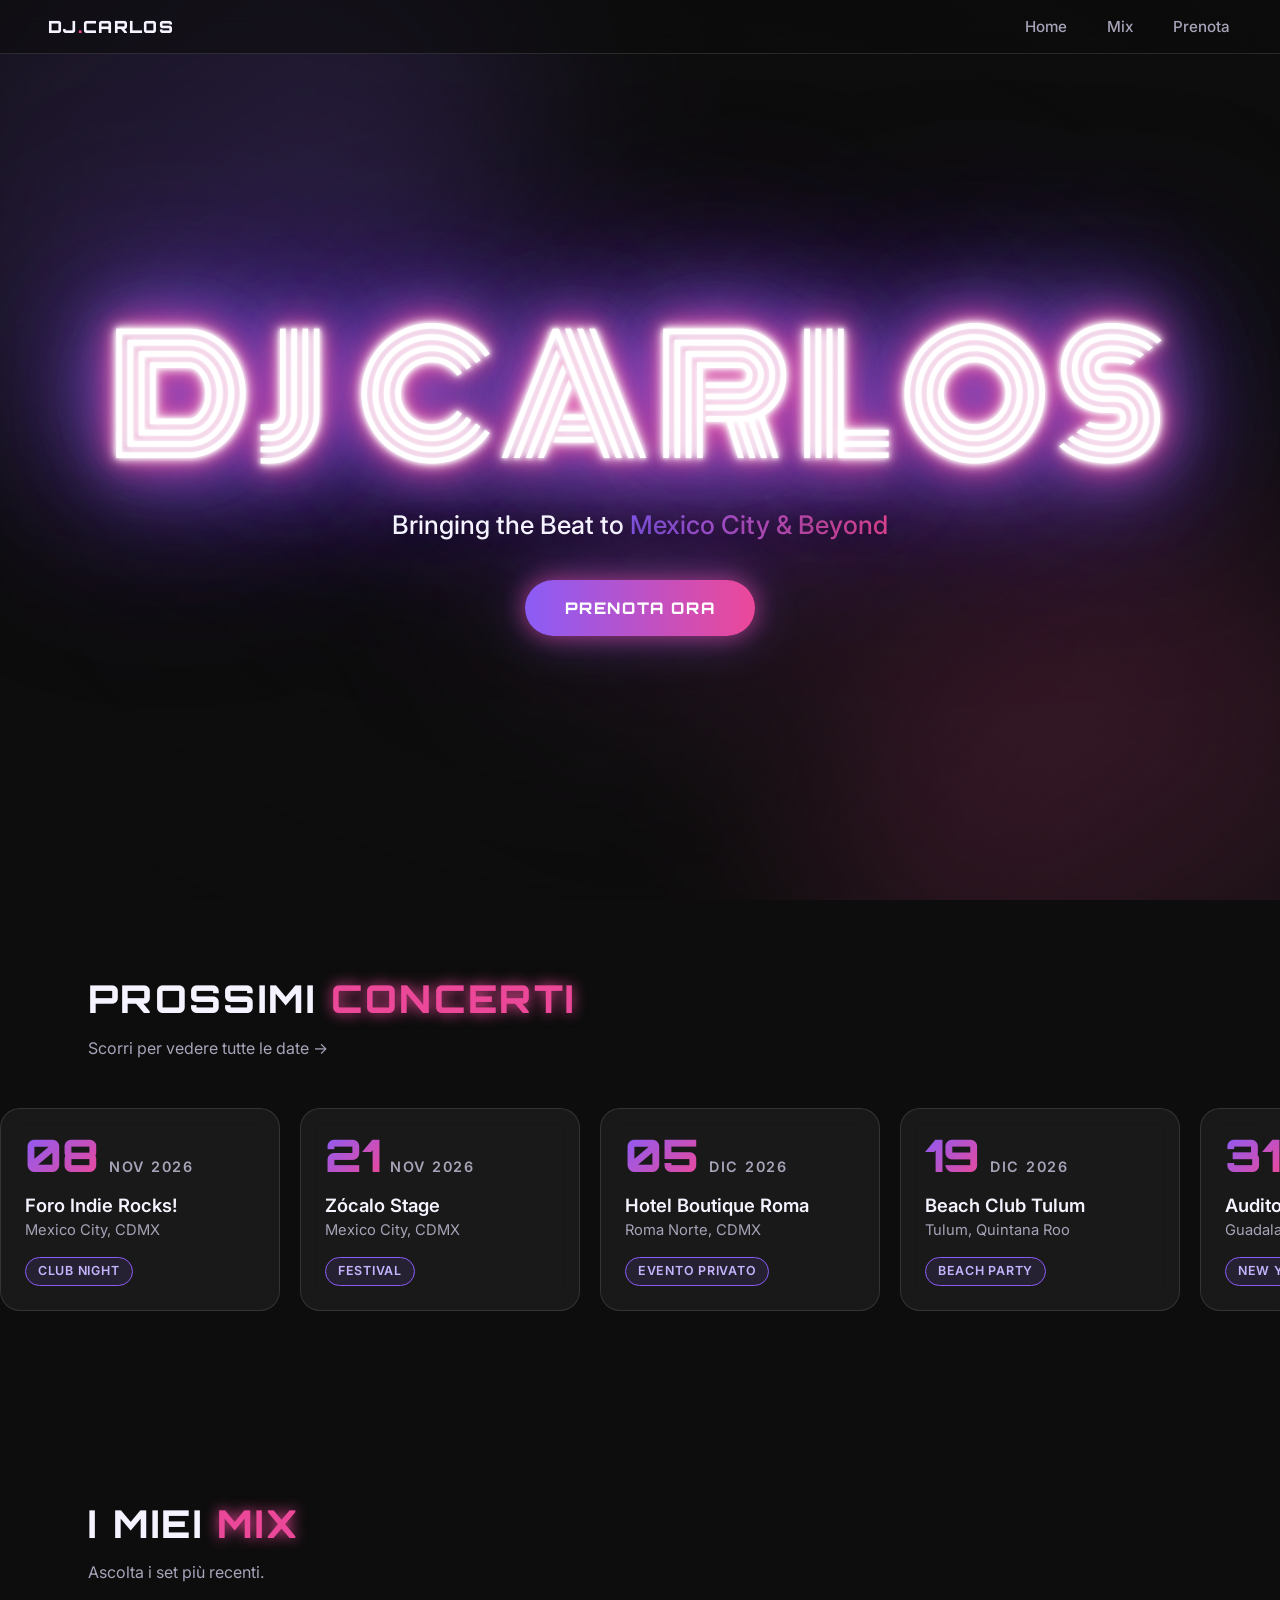
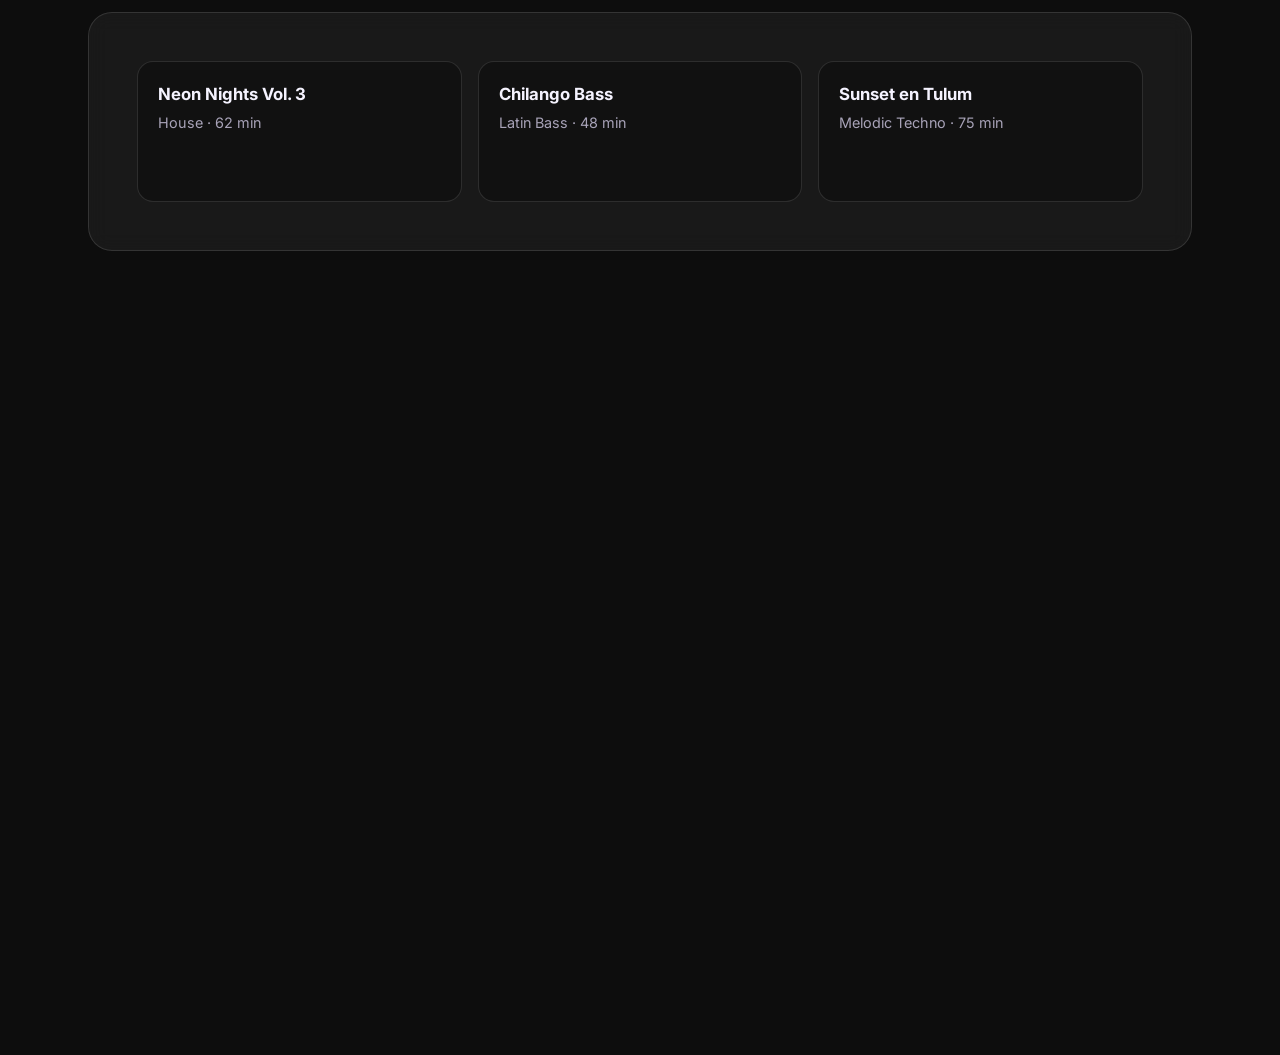
<file: index.html>
<!DOCTYPE html>
<html lang="it">
<head>
<meta charset="UTF-8">
<meta name="viewport" content="width=device-width, initial-scale=1">
<title>DJ Carlos – Bringing the Beat to Mexico City & Beyond</title>
<meta name="description" content="DJ Carlos: musica elettronica e dance dal vivo a Mexico City e oltre. Prenota ora la tua serata.">
<link rel="preconnect" href="https://fonts.googleapis.com">
<link rel="preconnect" href="https://fonts.gstatic.com" crossorigin>
<link href="https://fonts.googleapis.com/css2?family=Inter:wght@400;500;600&family=Monoton&family=Orbitron:wght@800;900&display=swap" rel="stylesheet">
<style>
  :root {
    --bg: #0D0D0D;
    --violet: #8B5CF6;
    --pink: #EC4899;
    --text: #F5F3FF;
    --muted: #A8A3B8;
    --card: rgba(255, 255, 255, 0.05);
    --border: rgba(255, 255, 255, 0.12);
  }
  * { box-sizing: border-box; margin: 0; padding: 0; }
  html { scroll-behavior: smooth; }
  body {
    background: var(--bg);
    color: var(--text);
    font-family: 'Inter', system-ui, sans-serif;
    line-height: 1.5;
    overflow-x: hidden;
    min-height: 100vh;
  }

  /* Animated gradient background */
  .bg {
    position: fixed; inset: 0; z-index: -1; overflow: hidden; background: var(--bg);
  }
  .blob {
    position: absolute; border-radius: 50%; filter: blur(110px); opacity: .55;
    will-change: transform;
  }
  .blob.b1 { width: 55vmax; height: 55vmax; background: var(--violet); top: -20vmax; left: -15vmax; animation: drift1 18s ease-in-out infinite alternate; }
  .blob.b2 { width: 50vmax; height: 50vmax; background: var(--pink); bottom: -22vmax; right: -15vmax; animation: drift2 22s ease-in-out infinite alternate; }
  .blob.b3 { width: 30vmax; height: 30vmax; background: linear-gradient(135deg, var(--violet), var(--pink)); top: 35%; left: 40%; opacity: .3; animation: drift3 26s ease-in-out infinite alternate; }
  .bg::after { content: ""; position: absolute; inset: 0; background: radial-gradient(ellipse at center, rgba(13,13,13,.35) 0%, rgba(13,13,13,.85) 100%); }
  @keyframes drift1 { to { transform: translate(35vmax, 25vmax) scale(1.2); } }
  @keyframes drift2 { to { transform: translate(-35vmax, -25vmax) scale(1.15); } }
  @keyframes drift3 { to { transform: translate(-25vmax, 15vmax) scale(.8); } }

  /* Navigation */
  header {
    position: fixed; top: 0; left: 0; right: 0; z-index: 10;
    display: flex; align-items: center; justify-content: space-between;
    padding: 14px clamp(16px, 5vw, 48px);
    background: rgba(13,13,13,.6);
    backdrop-filter: blur(12px); -webkit-backdrop-filter: blur(12px);
    border-bottom: 1px solid var(--border);
  }
  .logo { font-family: 'Orbitron', sans-serif; font-weight: 900; letter-spacing: .08em; color: var(--text); text-decoration: none; font-size: 1.05rem; }
  .logo span { color: var(--pink); }
  nav ul { display: flex; gap: clamp(14px, 3vw, 36px); list-style: none; }
  nav a {
    color: var(--muted); text-decoration: none; font-weight: 500; font-size: .95rem;
    padding: 6px 2px; position: relative; transition: color .2s;
  }
  nav a::after {
    content: ""; position: absolute; left: 0; bottom: 0; height: 2px; width: 0;
    background: linear-gradient(90deg, var(--violet), var(--pink)); transition: width .25s;
  }
  nav a:hover, nav a:focus-visible { color: var(--text); outline: none; }
  nav a:hover::after, nav a:focus-visible::after { width: 100%; }

  /* Hero */
  .hero {
    min-height: 100vh; display: flex; flex-direction: column;
    align-items: center; justify-content: center; text-align: center;
    padding: 110px 20px 60px;
  }
  .neon {
    font-family: 'Monoton', 'Orbitron', sans-serif;
    font-weight: 400;
    font-size: clamp(3rem, 14vw, 10rem);
    line-height: 1.05; letter-spacing: .04em;
    color: #fff;
    text-shadow:
      0 0 4px #fff,
      0 0 8px #fff,
      0 0 14px #fff,
      0 0 20px var(--pink),
      0 0 32px var(--pink),
      0 0 48px var(--pink),
      0 0 64px var(--violet),
      0 0 90px var(--violet),
      0 0 130px var(--violet),
      0 0 180px var(--violet),
      0 0 240px var(--violet);
    animation: flicker 5s infinite;
  }
  @keyframes flicker {
    0%, 18%, 22%, 62%, 64%, 100% { opacity: 1; }
    20%, 63% { opacity: .75; }
  }
  .tagline {
    margin-top: 24px; max-width: 34ch;
    font-size: clamp(1.05rem, 3vw, 1.6rem); font-weight: 500; color: var(--text);
    text-shadow: 0 2px 20px rgba(0,0,0,.6);
  }
  .tagline em {
    font-style: normal;
    background: linear-gradient(90deg, var(--violet), var(--pink));
    -webkit-background-clip: text; background-clip: text; color: transparent;
  }
  .btn {
    display: inline-block; margin-top: 36px;
    padding: 16px 40px; border-radius: 999px;
    font-family: 'Orbitron', sans-serif; font-weight: 800; letter-spacing: .1em; text-transform: uppercase; font-size: 1rem;
    color: #fff; text-decoration: none;
    background: linear-gradient(90deg, var(--violet), var(--pink));
    box-shadow: 0 0 22px rgba(236,72,153,.6), 0 0 48px rgba(139,92,246,.45);
    transition: transform .2s, box-shadow .2s;
    animation: pulse 2.4s ease-in-out infinite;
  }
  .btn:hover, .btn:focus-visible {
    transform: translateY(-3px) scale(1.04); outline: none;
    box-shadow: 0 0 30px rgba(236,72,153,.9), 0 0 70px rgba(139,92,246,.7);
  }
  @keyframes pulse { 50% { box-shadow: 0 0 32px rgba(236,72,153,.85), 0 0 64px rgba(139,92,246,.6); } }

  /* Sections */
  section { padding: 70px 0; }
  .wrap { padding: 0 clamp(16px, 5vw, 48px); max-width: 1200px; margin: 0 auto; }
  h2 {
    font-family: 'Orbitron', sans-serif; font-weight: 800;
    font-size: clamp(1.5rem, 4.5vw, 2.4rem); letter-spacing: .06em; text-transform: uppercase;
    margin-bottom: 8px;
  }
  h2 span { color: var(--pink); text-shadow: 0 0 14px var(--pink); }
  .sub { color: var(--muted); margin-bottom: 28px; }

  /* Horizontal concert cards */
  .scroller {
    display: flex; gap: 20px;
    overflow-x: auto; scroll-snap-type: x mandatory;
    padding: 20px clamp(16px, 5vw, 48px) 44px;   /* spazio per sollevamento, ombra e bagliore (overflow li taglierebbe) */
    -webkit-overflow-scrolling: touch;
    scrollbar-color: var(--violet) transparent; scrollbar-width: thin;
  }
  .scroller::-webkit-scrollbar { height: 8px; }
  .scroller::-webkit-scrollbar-thumb { background: linear-gradient(90deg, var(--violet), var(--pink)); border-radius: 8px; }
  .card {
    flex: 0 0 min(280px, 78vw); scroll-snap-align: start;
    background: var(--card); border: 1px solid var(--border); border-radius: 20px;
    padding: 24px; backdrop-filter: blur(10px); -webkit-backdrop-filter: blur(10px);
    transition: transform .25s, border-color .25s, box-shadow .25s;
  }
  .card { -webkit-tap-highlight-color: transparent; will-change: transform; }
  /* Stato "sollevato": scala 1.03, ombra marcata e bagliore rosa intenso */
  .card.is-lifted {
    transform: translateY(-8px) scale(1.03); border-color: var(--pink);
    box-shadow: 0 22px 44px -10px rgba(0,0,0,.75), 0 0 28px rgba(236,72,153,.6), 0 0 70px -6px rgba(236,72,153,.5);
  }
  /* Mouse: al passaggio del cursore */
  @media (hover: hover) and (pointer: fine) {
    .card:hover {
      transform: translateY(-8px) scale(1.03); border-color: var(--pink);
      box-shadow: 0 22px 44px -10px rgba(0,0,0,.75), 0 0 28px rgba(236,72,153,.6), 0 0 70px -6px rgba(236,72,153,.5);
    }
  }
  /* Touch: feedback immediato alla pressione, poi la scheda si solleva (vedi script) */
  @media (hover: none) {
    .card:active:not(.is-lifted) { transform: scale(.97); }
  }
  .date { display: flex; align-items: baseline; gap: 10px; margin-bottom: 14px; }
  .day { font-family: 'Orbitron', sans-serif; font-weight: 900; font-size: 2.8rem; line-height: 1;
         background: linear-gradient(135deg, var(--violet), var(--pink)); -webkit-background-clip: text; background-clip: text; color: transparent; }
  .month { font-weight: 600; text-transform: uppercase; letter-spacing: .12em; color: var(--muted); font-size: .9rem; }
  .venue { font-size: 1.15rem; font-weight: 600; }
  .city { color: var(--muted); font-size: .92rem; margin-bottom: 16px; }
  .tag {
    display: inline-block; padding: 4px 12px; border-radius: 999px; font-size: .78rem; font-weight: 600;
    letter-spacing: .06em; text-transform: uppercase;
    border: 1px solid var(--violet); color: #C4B5FD; background: rgba(139,92,246,.12);
  }

  /* Mix / Prenota */
  .panel {
    background: var(--card); border: 1px solid var(--border); border-radius: 24px;
    padding: clamp(24px, 5vw, 48px); backdrop-filter: blur(10px); -webkit-backdrop-filter: blur(10px);
  }
  .mixes { display: grid; grid-template-columns: repeat(auto-fit, minmax(220px, 1fr)); gap: 16px; }
  .mix { padding: 20px; border-radius: 16px; border: 1px solid var(--border); background: rgba(0,0,0,.3); }
  .mix h3 { font-size: 1.05rem; margin-bottom: 4px; }
  .mix p { color: var(--muted); font-size: .9rem; }
  .bars { display: flex; align-items: flex-end; gap: 3px; height: 34px; margin-top: 14px; }
  .bars i { flex: 1; background: linear-gradient(to top, var(--violet), var(--pink)); border-radius: 2px; animation: eq 1.1s ease-in-out infinite alternate; }
  .bars i:nth-child(2n) { animation-duration: .8s; } .bars i:nth-child(3n) { animation-duration: 1.4s; } .bars i:nth-child(5n) { animation-duration: .6s; }
  @keyframes eq { from { height: 15%; } to { height: 100%; } }

  .cta { text-align: center; }
  .cta p { color: var(--muted); max-width: 46ch; margin: 8px auto 0; }
  .cta .btn { margin-top: 28px; }


  @media (max-width: 480px) {
    .logo { font-size: .9rem; }
    nav a { font-size: .85rem; }
    .btn { padding: 15px 32px; }
  }
  @media (prefers-reduced-motion: reduce) {
    *, *::before, *::after { animation: none !important; transition: none !important; }
    html { scroll-behavior: auto; }
  }
</style>
<link rel="stylesheet" href="footer.css">
<link rel="stylesheet" href="reveal.css">
<script src="reveal.js" defer></script>
</head>
<body>
  <div class="bg" aria-hidden="true">
    <div class="blob b1"></div><div class="blob b2"></div><div class="blob b3"></div>
  </div>

  <header>
    <a href="#home" class="logo">DJ<span>.</span>CARLOS</a>
    <nav aria-label="Navigazione principale">
      <ul>
        <li><a href="#home">Home</a></li>
        <li><a href="mixes.html">Mix</a></li>
        <li><a href="booking.html">Prenota</a></li>
      </ul>
    </nav>
  </header>

  <main>
    <section class="hero" id="home">
      <h1 class="neon">DJ CARLOS</h1>
      <p class="tagline">Bringing the Beat to <em>Mexico City &amp; Beyond</em></p>
      <a href="booking.html" class="btn">Prenota ora</a>
    </section>

    <section id="concerti">
      <div class="wrap">
        <h2>Prossimi <span>concerti</span></h2>
        <p class="sub">Scorri per vedere tutte le date →</p>
      </div>
      <div class="scroller" tabindex="0" aria-label="Prossimi concerti">
        <article class="card">
          <div class="date"><span class="day">08</span><span class="month">Nov 2026</span></div>
          <div class="venue">Foro Indie Rocks!</div>
          <div class="city">Mexico City, CDMX</div>
          <span class="tag">Club Night</span>
        </article>
        <article class="card">
          <div class="date"><span class="day">21</span><span class="month">Nov 2026</span></div>
          <div class="venue">Zócalo Stage</div>
          <div class="city">Mexico City, CDMX</div>
          <span class="tag">Festival</span>
        </article>
        <article class="card">
          <div class="date"><span class="day">05</span><span class="month">Dic 2026</span></div>
          <div class="venue">Hotel Boutique Roma</div>
          <div class="city">Roma Norte, CDMX</div>
          <span class="tag">Evento privato</span>
        </article>
        <article class="card">
          <div class="date"><span class="day">19</span><span class="month">Dic 2026</span></div>
          <div class="venue">Beach Club Tulum</div>
          <div class="city">Tulum, Quintana Roo</div>
          <span class="tag">Beach Party</span>
        </article>
        <article class="card">
          <div class="date"><span class="day">31</span><span class="month">Dic 2026</span></div>
          <div class="venue">Auditorio Telmex</div>
          <div class="city">Guadalajara, Jalisco</div>
          <span class="tag">New Year's Eve</span>
        </article>
        <article class="card">
          <div class="date"><span class="day">14</span><span class="month">Feb 2027</span></div>
          <div class="venue">Terraza Condesa</div>
          <div class="city">Mexico City, CDMX</div>
          <span class="tag">Rooftop</span>
        </article>
      </div>
    </section>

    <section id="mix">
      <div class="wrap">
        <h2>I miei <span>mix</span></h2>
        <p class="sub">Ascolta i set più recenti.</p>
        <div class="panel">
          <div class="mixes">
            <div class="mix"><h3>Neon Nights Vol. 3</h3><p>House · 62 min</p><div class="bars"><i></i><i></i><i></i><i></i><i></i><i></i><i></i><i></i><i></i><i></i></div></div>
            <div class="mix"><h3>Chilango Bass</h3><p>Latin Bass · 48 min</p><div class="bars"><i></i><i></i><i></i><i></i><i></i><i></i><i></i><i></i><i></i><i></i></div></div>
            <div class="mix"><h3>Sunset en Tulum</h3><p>Melodic Techno · 75 min</p><div class="bars"><i></i><i></i><i></i><i></i><i></i><i></i><i></i><i></i><i></i><i></i></div></div>
          </div>
        </div>
      </div>
    </section>

    <section id="prenota">
      <div class="wrap">
        <div class="panel cta">
          <h2>Porta la <span>festa</span> da te</h2>
          <p>Club, matrimoni, eventi aziendali e feste private: scrivimi data, luogo e tipo di evento e ti rispondo entro 24 ore.</p>
          <a href="booking.html" class="btn">Prenota ora</a>
        </div>
      </div>
    </section>
  </main>

  <footer class="site-footer">
    <ul class="social" aria-label="Social media">
      <li><a href="https://soundcloud.com/" target="_blank" rel="noopener noreferrer" aria-label="SoundCloud"><svg viewBox="0 0 24 24" aria-hidden="true"><path d="M8 17.5h9.5a3.5 3.5 0 0 0 .3-7 5.5 5.5 0 0 0-9.8 1.6V17.5z"/><path d="M3.5 14v3.5M5.8 12.5v5"/></svg></a></li>
      <li><a href="https://open.spotify.com/" target="_blank" rel="noopener noreferrer" aria-label="Spotify"><svg viewBox="0 0 24 24" aria-hidden="true"><circle cx="12" cy="12" r="9.5"/><path d="M6.5 9.5c3.5-1 7.5-.7 11 1.2M7 12.8c3-.8 6-.5 9 1M7.5 15.8c2.4-.6 4.6-.4 6.8.7"/></svg></a></li>
      <li><a href="https://www.instagram.com/" target="_blank" rel="noopener noreferrer" aria-label="Instagram"><svg viewBox="0 0 24 24" aria-hidden="true"><rect x="3" y="3" width="18" height="18" rx="5"/><circle cx="12" cy="12" r="4"/><circle cx="17.5" cy="6.5" r=".6" fill="currentColor"/></svg></a></li>
      <li><a href="https://www.youtube.com/" target="_blank" rel="noopener noreferrer" aria-label="YouTube"><svg viewBox="0 0 24 24" aria-hidden="true"><rect x="2.5" y="5.5" width="19" height="13" rx="4"/><path d="M10 9.5v5l4.5-2.5z" fill="currentColor"/></svg></a></li>
    </ul>
    <a class="mail" href="mailto:carlos@example.com">carlos@example.com</a>
    <p class="copy">© 2026 DJ Carlos · Mexico City · Tutti i diritti riservati</p>
  </footer>

<script>
  // Dispositivi touch: un tocco solleva la scheda (un clic parte solo se non è uno scorrimento);
  // un altro tocco, su un'altra scheda o fuori, la riabbassa.
  if (matchMedia('(hover: none)').matches) {
    const cards = [...document.querySelectorAll('.card')];
    document.addEventListener('click', e => {
      const hit = e.target.closest('.card');
      cards.forEach(c => c.classList.toggle('is-lifted', c === hit && !c.classList.contains('is-lifted')));
    });
  }
</script>
</body>
</html>
</file>
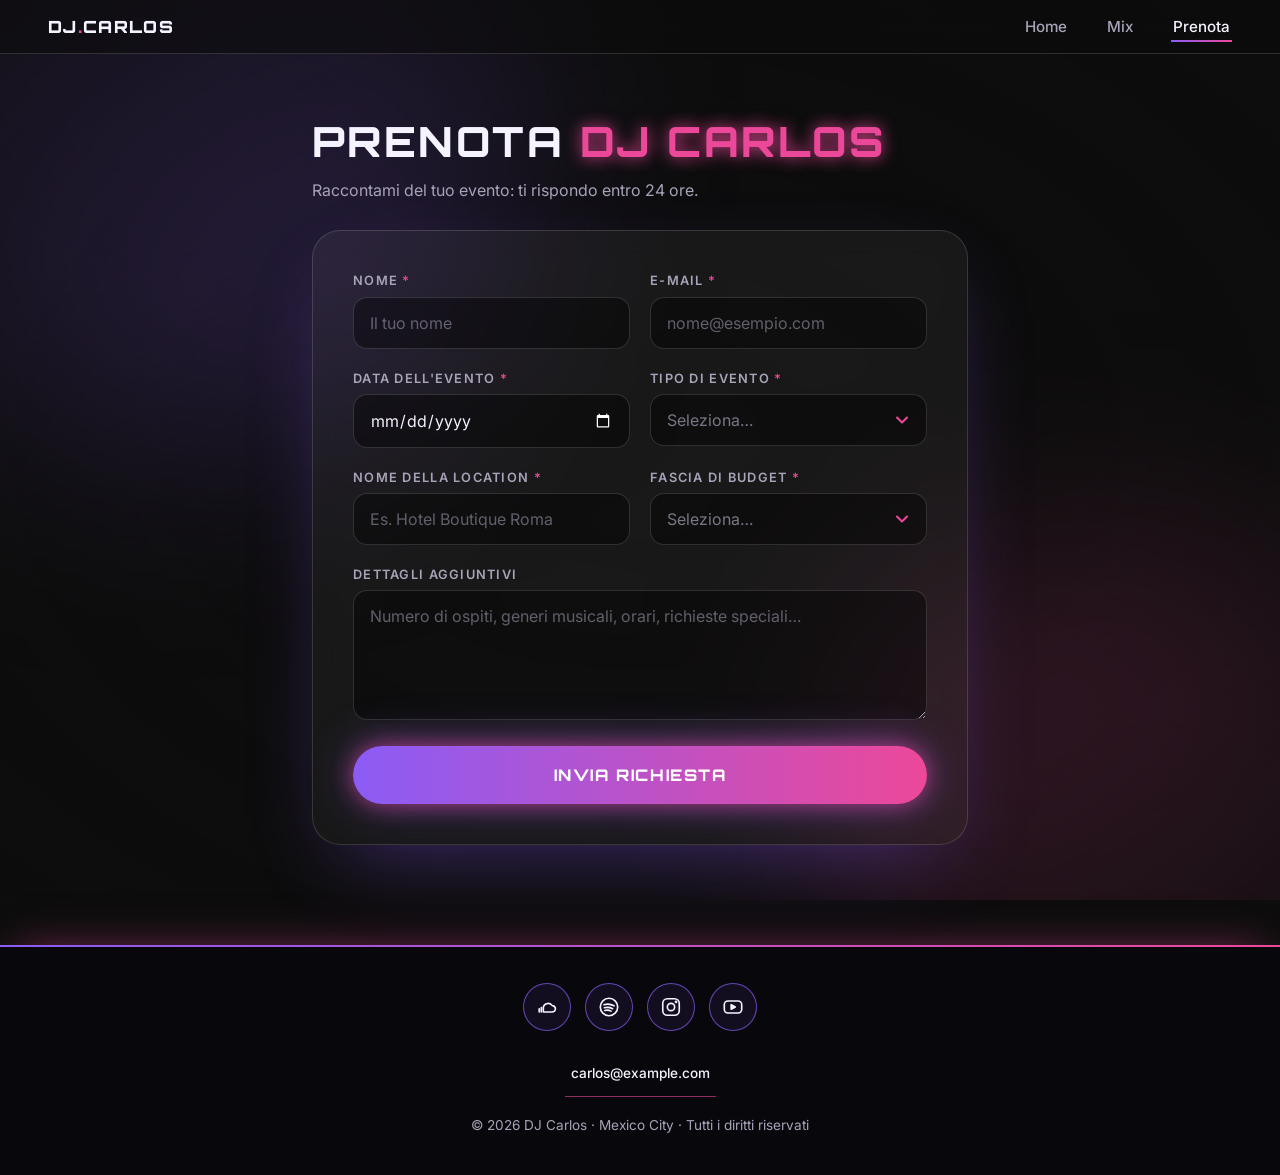
<file: booking.html>
<!DOCTYPE html>
<html lang="it">
<head>
<meta charset="UTF-8">
<meta name="viewport" content="width=device-width, initial-scale=1">
<title>Prenota – DJ Carlos</title>
<meta name="description" content="Prenota DJ Carlos per il tuo evento a Mexico City e dintorni.">
<link rel="preconnect" href="https://fonts.googleapis.com">
<link rel="preconnect" href="https://fonts.gstatic.com" crossorigin>
<link href="https://fonts.googleapis.com/css2?family=Inter:wght@400;500;600&family=Orbitron:wght@700;800;900&display=swap" rel="stylesheet">
<style>
  :root {
    --bg: #0D0D0D;
    --violet: #8B5CF6;
    --pink: #EC4899;
    --text: #F5F3FF;
    --muted: #A8A3B8;
    --card: rgba(255, 255, 255, 0.05);
    --border: rgba(255, 255, 255, 0.14);
    --error: #FB7185;
  }
  * { box-sizing: border-box; margin: 0; padding: 0; }
  html { scroll-behavior: smooth; }
  body { background: var(--bg); color: var(--text); font-family: 'Inter', system-ui, sans-serif; line-height: 1.5; overflow-x: hidden; min-height: 100vh; }
  button, input, select, textarea { font: inherit; color: inherit; }
  a:focus-visible, button:focus-visible { outline: 2px solid var(--pink); outline-offset: 3px; }

  /* Animated background */
  .bg { position: fixed; inset: 0; z-index: -1; overflow: hidden; background: var(--bg); }
  .blob { position: absolute; border-radius: 50%; filter: blur(110px); opacity: .5; will-change: transform; }
  .blob.b1 { width: 55vmax; height: 55vmax; background: var(--violet); top: -20vmax; left: -15vmax; animation: drift1 18s ease-in-out infinite alternate; }
  .blob.b2 { width: 50vmax; height: 50vmax; background: var(--pink); bottom: -22vmax; right: -15vmax; animation: drift2 22s ease-in-out infinite alternate; }
  .bg::after { content: ""; position: absolute; inset: 0; background: radial-gradient(ellipse at center, rgba(13,13,13,.4) 0%, rgba(13,13,13,.88) 100%); }
  @keyframes drift1 { to { transform: translate(35vmax, 25vmax) scale(1.2); } }
  @keyframes drift2 { to { transform: translate(-35vmax, -25vmax) scale(1.15); } }

  /* Navigation */
  header { position: fixed; top: 0; left: 0; right: 0; z-index: 10; display: flex; align-items: center; justify-content: space-between; padding: 14px clamp(16px, 5vw, 48px); background: rgba(13,13,13,.6); backdrop-filter: blur(12px); -webkit-backdrop-filter: blur(12px); border-bottom: 1px solid var(--border); }
  .logo { font-family: 'Orbitron', sans-serif; font-weight: 900; letter-spacing: .08em; color: var(--text); text-decoration: none; font-size: 1.05rem; }
  .logo span { color: var(--pink); }
  nav ul { display: flex; gap: clamp(14px, 3vw, 36px); list-style: none; }
  nav a { color: var(--muted); text-decoration: none; font-weight: 500; font-size: .95rem; padding: 6px 2px; position: relative; transition: color .2s; }
  nav a::after { content: ""; position: absolute; left: 0; bottom: 0; height: 2px; width: 0; background: linear-gradient(90deg, var(--violet), var(--pink)); transition: width .25s; }
  nav a:hover, nav a[aria-current="page"] { color: var(--text); }
  nav a:hover::after, nav a[aria-current="page"]::after { width: 100%; }

  main { max-width: 720px; margin: 0 auto; padding: 110px clamp(16px, 5vw, 32px) 60px; }
  h1 { font-family: 'Orbitron', sans-serif; font-weight: 800; font-size: clamp(1.6rem, 5vw, 2.6rem); letter-spacing: .06em; text-transform: uppercase; }
  h1 span { color: var(--pink); text-shadow: 0 0 16px var(--pink); }
  .sub { color: var(--muted); margin: 6px 0 28px; }

  .panel { background: var(--card); border: 1px solid var(--border); border-radius: 28px; padding: clamp(22px, 5vw, 40px); backdrop-filter: blur(14px); -webkit-backdrop-filter: blur(14px); box-shadow: 0 30px 80px -30px rgba(139,92,246,.45); }

  /* Form */
  form { display: grid; grid-template-columns: 1fr 1fr; gap: 20px; }
  .field { display: flex; flex-direction: column; gap: 6px; }
  .field.full { grid-column: 1 / -1; }
  label { font-size: .8rem; font-weight: 600; letter-spacing: .1em; text-transform: uppercase; color: var(--muted); }
  label .req { color: var(--pink); }
  input, select, textarea {
    width: 100%; min-height: 48px; padding: 13px 16px; border-radius: 14px; font-size: 1rem;
    background: rgba(0,0,0,.4); border: 1px solid var(--border);
    transition: border-color .2s, box-shadow .2s;
  }
  input::placeholder, textarea::placeholder { color: rgba(168,163,184,.55); }
  input:hover, select:hover, textarea:hover { border-color: rgba(139,92,246,.6); }
  input:focus, select:focus, textarea:focus { outline: none; border-color: var(--pink); box-shadow: 0 0 0 3px rgba(236,72,153,.25), 0 0 20px rgba(236,72,153,.35); }
  input[aria-invalid="true"], select[aria-invalid="true"] { border-color: var(--error); box-shadow: 0 0 0 3px rgba(251,113,133,.18); }
  .field-error { color: var(--error); font-size: .85rem; font-weight: 500; }
  textarea { min-height: 130px; resize: vertical; }
  /* Selettore data nativo; su iOS il campo date ignora l'altezza se non si azzera l'aspetto di default */
  input[type=date] { color-scheme: dark; -webkit-appearance: none; appearance: none; display: block; min-height: 48px; }
  input[type=date]::-webkit-date-and-time-value { text-align: left; min-height: 1.4em; }
  select {
    -webkit-appearance: none; appearance: none; cursor: pointer; color-scheme: dark; padding-right: 44px;
    background-image: url("data:image/svg+xml,%3Csvg xmlns='http://www.w3.org/2000/svg' viewBox='0 0 24 24' fill='none' stroke='%23EC4899' stroke-width='2.5' stroke-linecap='round' stroke-linejoin='round'%3E%3Cpath d='m6 9 6 6 6-6'/%3E%3C/svg%3E");
    background-repeat: no-repeat; background-position: right 14px center; background-size: 20px;
  }
  select:invalid { color: rgba(168,163,184,.7); }
  option { background: #17141f; color: var(--text); }

  .submit {
    grid-column: 1 / -1; margin-top: 6px; min-height: 52px; padding: 17px 40px; border: 0; border-radius: 999px; cursor: pointer;
    font-family: 'Orbitron', sans-serif; font-weight: 800; letter-spacing: .1em; text-transform: uppercase; font-size: 1rem; color: #fff;
    background: linear-gradient(90deg, var(--violet), var(--pink));
    box-shadow: 0 0 22px rgba(236,72,153,.6), 0 0 48px rgba(139,92,246,.45);
    transition: transform .2s, box-shadow .2s, opacity .2s;
  }
  .submit:hover:not(:disabled), .submit:focus-visible { transform: translateY(-3px) scale(1.02); box-shadow: 0 0 30px rgba(236,72,153,.9), 0 0 70px rgba(139,92,246,.7); }
  .submit:disabled { opacity: .6; cursor: progress; }
  .submit .spinner { display: inline-block; width: 1em; height: 1em; margin-right: .7em; vertical-align: -.15em; border: 2.5px solid rgba(255,255,255,.35); border-top-color: #fff; border-radius: 50%; animation: spin .7s linear infinite; }
  @keyframes spin { to { transform: rotate(360deg); } }

  .error { grid-column: 1 / -1; display: none; padding: 12px 16px; border-radius: 14px; border: 1px solid var(--error); background: rgba(251,113,133,.1); color: #FECDD3; font-size: .92rem; }
  .error.show { display: block; }

  /* Confirmation */
  /* Finestra modale di conferma */
  .modal { position: fixed; inset: 0; z-index: 100; display: none; place-items: center; padding: 20px; overflow-y: auto;
    background: radial-gradient(circle at 20% 15%, rgba(139,92,246,.55), transparent 55%), radial-gradient(circle at 85% 90%, rgba(236,72,153,.5), transparent 55%), rgba(13,13,13,.92);
    backdrop-filter: blur(8px); -webkit-backdrop-filter: blur(8px); }
  .modal.show { display: grid; animation: fadeIn .3s ease; }
  .modal-card { width: min(100%, 460px); text-align: center; padding: clamp(28px, 6vw, 44px); border-radius: 28px;
    background: rgba(23,20,31,.9); border: 1px solid var(--border);
    box-shadow: 0 30px 80px -20px rgba(139,92,246,.6), 0 0 60px -10px rgba(236,72,153,.35); animation: pop .45s ease; }
  .check { width: 84px; height: 84px; margin: 0 auto 22px; border-radius: 50%; display: grid; place-items: center; background: var(--violet); box-shadow: 0 0 28px rgba(139,92,246,.8), 0 0 70px rgba(139,92,246,.55); }
  .check svg { width: 42px; height: 42px; stroke: #fff; fill: none; stroke-width: 3.5; stroke-linecap: round; stroke-linejoin: round; }
  .modal h2 { font-family: 'Orbitron', sans-serif; font-size: clamp(1.2rem, 4.5vw, 1.6rem); letter-spacing: .05em; line-height: 1.3; text-shadow: 0 0 18px rgba(139,92,246,.7); margin-bottom: 12px; }
  .modal p { color: var(--muted); margin: 0 auto; }
  .modal .close { margin-top: 28px; min-height: 48px; padding: 14px 40px; border: 0; border-radius: 999px; cursor: pointer; color: #fff;
    font-family: 'Orbitron', sans-serif; font-weight: 800; letter-spacing: .1em; text-transform: uppercase; font-size: .95rem;
    background: linear-gradient(90deg, var(--violet), var(--pink)); box-shadow: 0 0 22px rgba(236,72,153,.55), 0 0 48px rgba(139,92,246,.4); transition: transform .2s, box-shadow .2s; }
  .modal .close:hover, .modal .close:focus-visible { transform: translateY(-2px) scale(1.03); box-shadow: 0 0 30px rgba(236,72,153,.9), 0 0 70px rgba(139,92,246,.7); }
  @keyframes pop { from { opacity: 0; transform: scale(.94); } to { opacity: 1; transform: none; } }
  @keyframes fadeIn { from { opacity: 0; } to { opacity: 1; } }

  .hp { position: absolute; left: -9999px; }

  @media (max-width: 600px) { form { grid-template-columns: 1fr; } }
  @media (max-width: 480px) { .logo { font-size: .9rem; } nav a { font-size: .85rem; } }
  @media (prefers-reduced-motion: reduce) { *, *::before, *::after { animation: none !important; transition: none !important; } }
</style>
<link rel="stylesheet" href="footer.css">
<link rel="stylesheet" href="reveal.css">
<script src="reveal.js" defer></script>
</head>
<body>
  <div class="bg" aria-hidden="true"><div class="blob b1"></div><div class="blob b2"></div></div>

  <header>
    <a href="index.html#home" class="logo">DJ<span>.</span>CARLOS</a>
    <nav aria-label="Navigazione principale">
      <ul>
        <li><a href="index.html#home">Home</a></li>
        <li><a href="mixes.html">Mix</a></li>
        <li><a href="booking.html" aria-current="page">Prenota</a></li>
      </ul>
    </nav>
  </header>

  <main>
    <h1>Prenota <span>DJ Carlos</span></h1>
    <p class="sub">Raccontami del tuo evento: ti rispondo entro 24 ore.</p>

    <div class="panel">
      <form id="form" action="https://formspree.io/f/xqppkzkz" method="POST" novalidate>
        <div class="field">
          <label for="name">Nome <span class="req">*</span></label>
          <input type="text" id="name" name="name" placeholder="Il tuo nome" autocomplete="name" required>
        </div>
        <div class="field">
          <label for="email">E-mail <span class="req">*</span></label>
          <input type="email" id="email" name="email" inputmode="email" placeholder="nome@esempio.com" autocomplete="email" autocapitalize="none" autocorrect="off" spellcheck="false" required>
        </div>
        <div class="field">
          <label for="date">Data dell'evento <span class="req">*</span></label>
          <input type="date" id="date" name="event_date" required>
        </div>
        <div class="field">
          <label for="type">Tipo di evento <span class="req">*</span></label>
          <select id="type" name="event_type" required>
            <option value="" disabled selected>Seleziona…</option>
            <option>Matrimonio</option>
            <option>Aziendale</option>
            <option>Serata in discoteca</option>
            <option>Festa privata</option>
          </select>
        </div>
        <div class="field">
          <label for="venue">Nome della location <span class="req">*</span></label>
          <input type="text" id="venue" name="venue" placeholder="Es. Hotel Boutique Roma" required>
        </div>
        <div class="field">
          <label for="budget">Fascia di budget <span class="req">*</span></label>
          <select id="budget" name="budget" required>
            <option value="" disabled selected>Seleziona…</option>
            <option>Meno di 500 $</option>
            <option>500–1.000 $</option>
            <option>1.000–2.500 $</option>
            <option>2.500 $ e oltre</option>
          </select>
        </div>
        <div class="field full">
          <label for="details">Dettagli aggiuntivi</label>
          <textarea id="details" name="details" placeholder="Numero di ospiti, generi musicali, orari, richieste speciali…"></textarea>
        </div>

        <input type="text" name="_gotcha" class="hp" tabindex="-1" autocomplete="off" aria-hidden="true">

        <div class="error" id="error" role="alert"></div>
        <button type="submit" class="submit" id="submit">Invia richiesta</button>
      </form>
    </div>
  </main>
  <footer class="site-footer">
    <ul class="social" aria-label="Social media">
      <li><a href="https://soundcloud.com/" target="_blank" rel="noopener noreferrer" aria-label="SoundCloud"><svg viewBox="0 0 24 24" aria-hidden="true"><path d="M8 17.5h9.5a3.5 3.5 0 0 0 .3-7 5.5 5.5 0 0 0-9.8 1.6V17.5z"/><path d="M3.5 14v3.5M5.8 12.5v5"/></svg></a></li>
      <li><a href="https://open.spotify.com/" target="_blank" rel="noopener noreferrer" aria-label="Spotify"><svg viewBox="0 0 24 24" aria-hidden="true"><circle cx="12" cy="12" r="9.5"/><path d="M6.5 9.5c3.5-1 7.5-.7 11 1.2M7 12.8c3-.8 6-.5 9 1M7.5 15.8c2.4-.6 4.6-.4 6.8.7"/></svg></a></li>
      <li><a href="https://www.instagram.com/" target="_blank" rel="noopener noreferrer" aria-label="Instagram"><svg viewBox="0 0 24 24" aria-hidden="true"><rect x="3" y="3" width="18" height="18" rx="5"/><circle cx="12" cy="12" r="4"/><circle cx="17.5" cy="6.5" r=".6" fill="currentColor"/></svg></a></li>
      <li><a href="https://www.youtube.com/" target="_blank" rel="noopener noreferrer" aria-label="YouTube"><svg viewBox="0 0 24 24" aria-hidden="true"><rect x="2.5" y="5.5" width="19" height="13" rx="4"/><path d="M10 9.5v5l4.5-2.5z" fill="currentColor"/></svg></a></li>
    </ul>
    <a class="mail" href="mailto:carlos@example.com">carlos@example.com</a>
    <p class="copy">© 2026 DJ Carlos · Mexico City · Tutti i diritti riservati</p>
  </footer>

  <div class="modal" id="done" role="dialog" aria-modal="true" aria-labelledby="doneTitle" aria-describedby="doneText">
    <div class="modal-card">
      <div class="check" aria-hidden="true"><svg viewBox="0 0 24 24"><path d="M5 12.5 10 17.5 19 7.5"/></svg></div>
      <h2 id="doneTitle">Richiesta di prenotazione inviata!</h2>
      <p id="doneText">Carlos esaminerà la tua richiesta e ti risponderà entro 24 ore.</p>
      <button type="button" class="close" id="doneClose">Chiudi</button>
    </div>
  </div>

<script>
  const form = document.getElementById('form');
  const btn = document.getElementById('submit');
  const err = document.getElementById('error');
  const done = document.getElementById('done');

  // Non permettere date passate
  const today = new Date();
  today.setMinutes(today.getMinutes() - today.getTimezoneOffset());
  document.getElementById('date').min = today.toISOString().slice(0, 10);

  // Convalida visiva: messaggio rosso sotto ogni campo non valido
  const EMAIL_RE = /^[^\s@]+@[^\s@]+\.[^\s@]{2,}$/;
  const required = [...form.querySelectorAll('[required]')];

  function setError(field, msg) {
    let el = field.parentElement.querySelector('.field-error');
    if (!msg) {
      if (el) el.remove();
      field.removeAttribute('aria-invalid');
      field.removeAttribute('aria-describedby');
      return;
    }
    if (!el) {
      el = document.createElement('div');
      el.className = 'field-error';
      el.id = field.id + '-error';
      field.parentElement.appendChild(el);
    }
    el.textContent = msg;
    field.setAttribute('aria-invalid', 'true');
    field.setAttribute('aria-describedby', el.id);
  }

  function checkField(field) {
    const value = field.value.trim();
    let msg = '';
    if (!value) msg = 'Questo campo è obbligatorio';
    else if (field.type === 'email' && !EMAIL_RE.test(value)) msg = 'Inserisci un indirizzo e-mail valido (es. nome@esempio.com)';
    else if (field.type === 'date' && field.min && value < field.min) msg = 'La data non può essere nel passato';
    setError(field, msg);
    return !msg;
  }

  function validate() {
    const results = required.map(checkField);
    const firstBad = required[results.indexOf(false)];
    if (firstBad) firstBad.focus();
    return !firstBad;
  }

  // Una volta mostrato un errore, aggiornalo mentre l'utente corregge
  required.forEach(f => {
    const recheck = () => { if (f.hasAttribute('aria-invalid')) checkField(f); };
    f.addEventListener('input', recheck);
    f.addEventListener('change', recheck);
  });

  // "Chiudi" ricarica la pagina: modulo pulito per un'altra richiesta
  // (si ricarica via URL, non con reload(), perché Firefox altrimenti ripristina i campi compilati)
  const reopen = () => location.replace(location.pathname);
  document.getElementById('doneClose').addEventListener('click', reopen);
  done.addEventListener('keydown', e => { if (e.key === 'Escape') reopen(); });

  form.addEventListener('submit', async e => {
    e.preventDefault();
    err.classList.remove('show');
    if (btn.disabled || !validate()) return;

    // Disabilita subito il pulsante (anti doppio clic) e mostra lo spinner
    btn.disabled = true;
    btn.setAttribute('aria-busy', 'true');
    const label = btn.textContent;
    btn.innerHTML = '<span class="spinner" aria-hidden="true"></span>Invio in corso...';
    const reset = () => {
      btn.disabled = false;
      btn.removeAttribute('aria-busy');
      btn.textContent = label;
    };

    try {
      const res = await fetch(form.action, {
        method: 'POST',
        body: new FormData(form),
        headers: { Accept: 'application/json' }
      });
      if (!res.ok) throw new Error();
      reset();   // Formspree ha confermato: il pulsante torna attivo
      document.querySelector('main').inert = true;
      document.querySelector('header').inert = true;
      document.querySelector('footer').inert = true;
      done.classList.add('show');
      document.getElementById('doneClose').focus();
    } catch {
      err.textContent = 'Non è stato possibile inviare la richiesta. Controlla la connessione e riprova.';
      err.classList.add('show');
      reset();
    }
  });
</script>
</body>
</html>
</file>
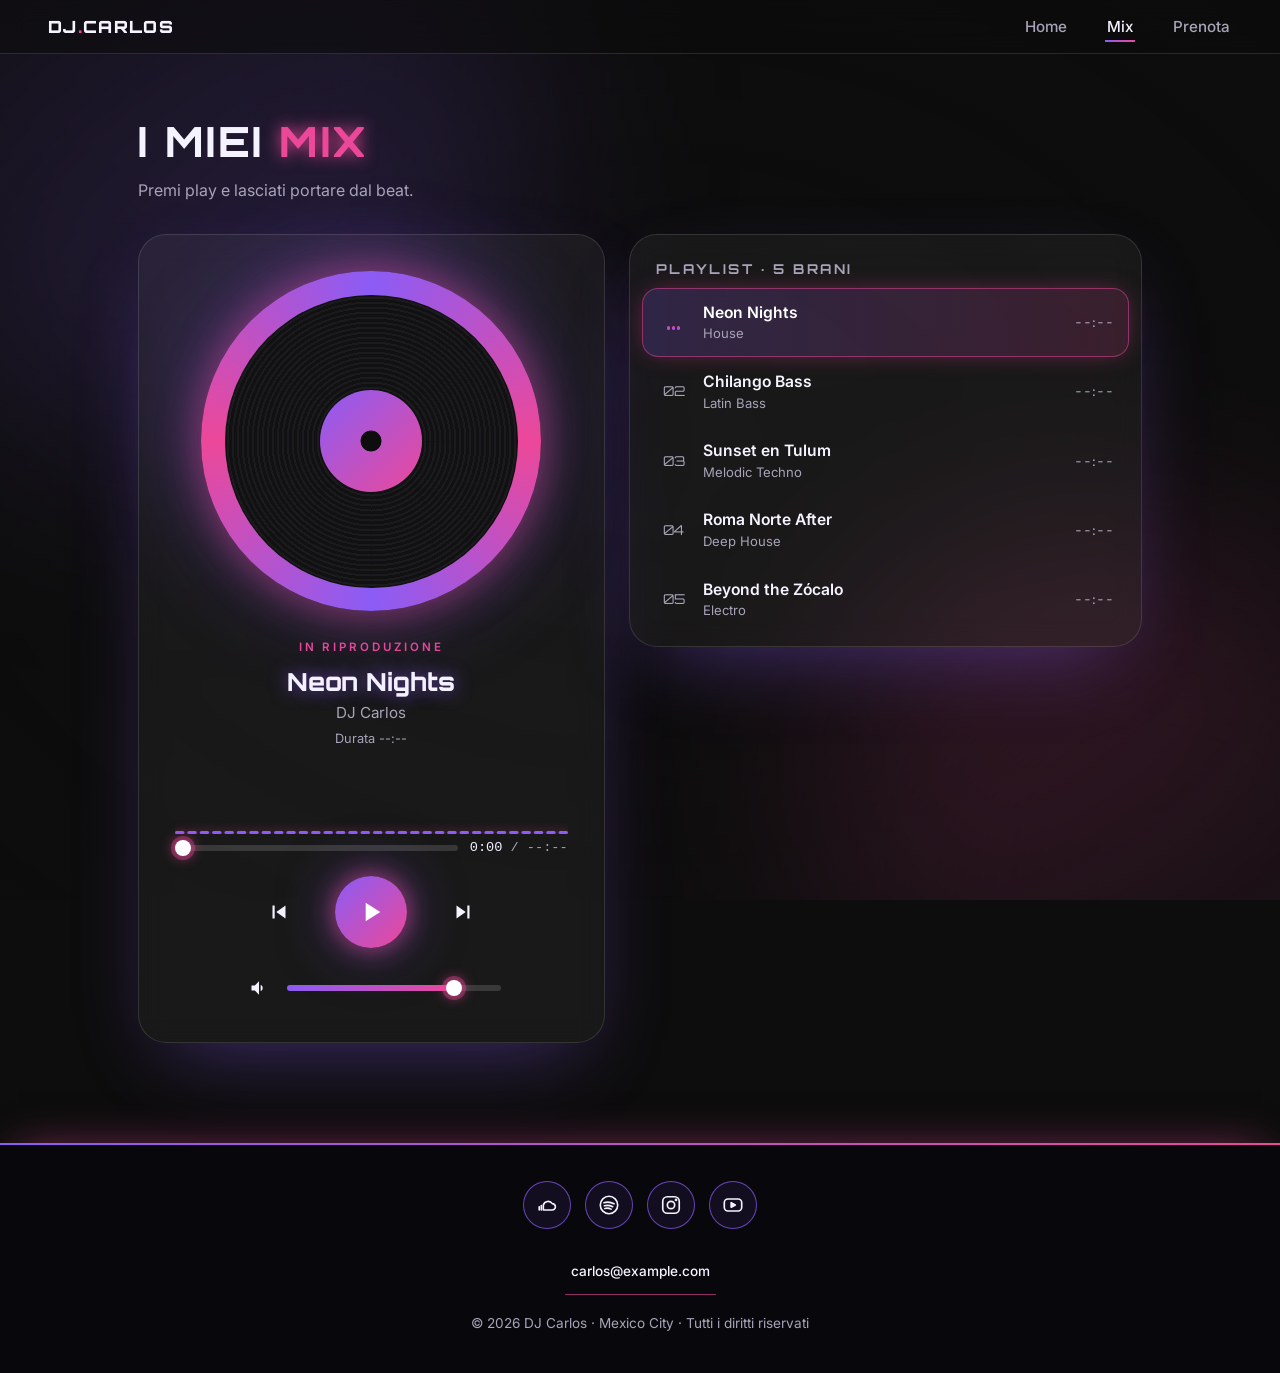
<file: mixes.html>
<!DOCTYPE html>
<html lang="it">
<head>
<meta charset="UTF-8">
<meta name="viewport" content="width=device-width, initial-scale=1">
<title>Mix – DJ Carlos</title>
<meta name="description" content="Ascolta i mix di DJ Carlos.">
<link rel="preconnect" href="https://fonts.googleapis.com">
<link rel="preconnect" href="https://fonts.gstatic.com" crossorigin>
<link href="https://fonts.googleapis.com/css2?family=Inter:wght@400;500;600&family=Orbitron:wght@700;800;900&display=swap" rel="stylesheet">
<style>
  :root {
    --bg: #0D0D0D;
    --violet: #8B5CF6;
    --pink: #EC4899;
    --text: #F5F3FF;
    --muted: #A8A3B8;
    --card: rgba(255, 255, 255, 0.05);
    --border: rgba(255, 255, 255, 0.12);
  }
  * { box-sizing: border-box; margin: 0; padding: 0; }
  html { scroll-behavior: smooth; }
  body { background: var(--bg); color: var(--text); font-family: 'Inter', system-ui, sans-serif; line-height: 1.5; overflow-x: hidden; min-height: 100vh; }
  button { font: inherit; color: inherit; background: none; border: 0; cursor: pointer; }
  button:focus-visible, a:focus-visible, input:focus-visible { outline: 2px solid var(--pink); outline-offset: 3px; }

  /* Animated background */
  .bg { position: fixed; inset: 0; z-index: -1; overflow: hidden; background: var(--bg); }
  .blob { position: absolute; border-radius: 50%; filter: blur(110px); opacity: .5; will-change: transform; }
  .blob.b1 { width: 55vmax; height: 55vmax; background: var(--violet); top: -20vmax; left: -15vmax; animation: drift1 18s ease-in-out infinite alternate; }
  .blob.b2 { width: 50vmax; height: 50vmax; background: var(--pink); bottom: -22vmax; right: -15vmax; animation: drift2 22s ease-in-out infinite alternate; }
  .bg::after { content: ""; position: absolute; inset: 0; background: radial-gradient(ellipse at center, rgba(13,13,13,.4) 0%, rgba(13,13,13,.88) 100%); }
  @keyframes drift1 { to { transform: translate(35vmax, 25vmax) scale(1.2); } }
  @keyframes drift2 { to { transform: translate(-35vmax, -25vmax) scale(1.15); } }

  /* Navigation */
  header { position: fixed; top: 0; left: 0; right: 0; z-index: 10; display: flex; align-items: center; justify-content: space-between; padding: 14px clamp(16px, 5vw, 48px); background: rgba(13,13,13,.6); backdrop-filter: blur(12px); -webkit-backdrop-filter: blur(12px); border-bottom: 1px solid var(--border); }
  .logo { font-family: 'Orbitron', sans-serif; font-weight: 900; letter-spacing: .08em; color: var(--text); text-decoration: none; font-size: 1.05rem; }
  .logo span { color: var(--pink); }
  nav ul { display: flex; gap: clamp(14px, 3vw, 36px); list-style: none; }
  nav a { color: var(--muted); text-decoration: none; font-weight: 500; font-size: .95rem; padding: 6px 2px; position: relative; transition: color .2s; }
  nav a::after { content: ""; position: absolute; left: 0; bottom: 0; height: 2px; width: 0; background: linear-gradient(90deg, var(--violet), var(--pink)); transition: width .25s; }
  nav a:hover, nav a[aria-current="page"] { color: var(--text); }
  nav a:hover::after, nav a[aria-current="page"]::after { width: 100%; }

  main { max-width: 1100px; margin: 0 auto; padding: 110px clamp(16px, 5vw, 48px) 60px; }
  h1 { font-family: 'Orbitron', sans-serif; font-weight: 800; font-size: clamp(1.6rem, 5vw, 2.6rem); letter-spacing: .06em; text-transform: uppercase; }
  h1 span { color: var(--pink); text-shadow: 0 0 16px var(--pink); }
  .sub { color: var(--muted); margin: 6px 0 32px; }

  /* Player layout */
  .app { display: grid; grid-template-columns: minmax(0, 1fr) minmax(0, 1.1fr); gap: 24px; align-items: start; }
  .panel { background: var(--card); border: 1px solid var(--border); border-radius: 28px; backdrop-filter: blur(14px); -webkit-backdrop-filter: blur(14px); box-shadow: 0 30px 80px -30px rgba(139,92,246,.45); }
  .player { padding: clamp(20px, 4vw, 36px); }

  /* Cover art */
  .cover { position: relative; aspect-ratio: 1; width: min(100%, 340px); margin: 0 auto 28px; border-radius: 50%; display: grid; place-items: center;
    background: conic-gradient(from 0deg, var(--violet), var(--pink), var(--violet), var(--pink), var(--violet));
    box-shadow: 0 0 40px rgba(236,72,153,.5), 0 0 90px rgba(139,92,246,.4);
    animation: spin 8s linear infinite paused; }
  .cover.playing { animation-play-state: running; }
  .cover::before { content: ""; position: absolute; inset: 7%; border-radius: 50%;
    background: repeating-radial-gradient(circle, #111 0 3px, #1a1a1f 3px 5px); }
  .cover::after { content: ""; position: absolute; width: 30%; aspect-ratio: 1; border-radius: 50%;
    background: radial-gradient(circle at 50% 50%, #0D0D0D 0 14%, transparent 15%), linear-gradient(135deg, var(--violet), var(--pink)); }
  @keyframes spin { to { transform: rotate(360deg); } }

  .meta { text-align: center; margin-bottom: 22px; }
  .now { font-size: .72rem; letter-spacing: .25em; text-transform: uppercase; color: var(--pink); font-weight: 600; }
  .title { font-family: 'Orbitron', sans-serif; font-weight: 800; font-size: clamp(1.15rem, 3.5vw, 1.55rem); margin: 6px 0 2px; text-shadow: 0 0 18px rgba(139,92,246,.7); overflow-wrap: anywhere; }
  .artist { color: var(--muted); font-size: .95rem; }
  .duration-line { color: var(--muted); font-size: .8rem; margin-top: 4px; }

  .viz { display: block; width: 100%; height: 64px; margin-bottom: 4px; }

  /* Range inputs */
  input[type=range] { -webkit-appearance: none; appearance: none; width: 100%; height: 20px; background: transparent; cursor: pointer; --fill: 0%; }
  input[type=range]::-webkit-slider-runnable-track { height: 6px; border-radius: 6px; background: linear-gradient(90deg, var(--violet), var(--pink)) 0 / var(--fill) 100% no-repeat, rgba(255,255,255,.14); }
  input[type=range]::-moz-range-track { height: 6px; border-radius: 6px; background: rgba(255,255,255,.14); }
  input[type=range]::-moz-range-progress { height: 6px; border-radius: 6px; background: linear-gradient(90deg, var(--violet), var(--pink)); }
  input[type=range]::-webkit-slider-thumb { -webkit-appearance: none; width: 16px; height: 16px; margin-top: -5px; border-radius: 50%; background: #fff; border: 0; box-shadow: 0 0 0 4px rgba(236,72,153,.35), 0 0 14px var(--pink); transition: transform .15s; }
  input[type=range]::-moz-range-thumb { width: 16px; height: 16px; border-radius: 50%; background: #fff; border: 0; box-shadow: 0 0 0 4px rgba(236,72,153,.35), 0 0 14px var(--pink); }
  input[type=range]:hover::-webkit-slider-thumb, input[type=range]:active::-webkit-slider-thumb { transform: scale(1.25); }
  .seekrow { display: flex; align-items: center; gap: 12px; }
  .seekrow input[type=range] { flex: 1; min-width: 0; }
  .time { flex: none; font-family: ui-monospace, 'SFMono-Regular', Menlo, Consolas, 'Courier New', monospace; font-size: .85rem; color: var(--muted); white-space: nowrap; }
  .time #cur { color: var(--text); }

  /* Controls */
  .controls { display: flex; align-items: center; justify-content: center; gap: clamp(16px, 5vw, 32px); margin: 18px 0 22px; }
  .ctl { width: 48px; height: 48px; border-radius: 50%; display: grid; place-items: center; color: var(--text); transition: transform .15s, color .15s, background .15s; }
  .ctl:hover { color: var(--pink); background: rgba(255,255,255,.07); transform: scale(1.08); }
  .ctl svg { width: 26px; height: 26px; fill: currentColor; }
  .play { width: 72px; height: 72px; color: #fff; background: linear-gradient(135deg, var(--violet), var(--pink)); box-shadow: 0 0 24px rgba(236,72,153,.65), 0 0 56px rgba(139,92,246,.5); }
  .play:hover { color: #fff; background: linear-gradient(135deg, var(--violet), var(--pink)); transform: scale(1.08); box-shadow: 0 0 34px rgba(236,72,153,.9), 0 0 70px rgba(139,92,246,.7); }
  .play svg { width: 32px; height: 32px; }
  .play .i-pause { display: none; }
  .play.on .i-pause { display: block; }
  .play.on .i-play { display: none; }

  .volume { display: flex; align-items: center; gap: 10px; max-width: 260px; margin: 0 auto; }
  .volume .ctl { width: 36px; height: 36px; flex: none; }
  .volume .ctl svg { width: 20px; height: 20px; }

  /* Playlist */
  .list { padding: 12px; }
  .list h2 { font-family: 'Orbitron', sans-serif; font-size: .85rem; letter-spacing: .18em; text-transform: uppercase; color: var(--muted); padding: 12px 14px 8px; }
  .track { display: grid; grid-template-columns: 34px 1fr auto; align-items: center; gap: 12px; width: 100%; text-align: left; padding: 12px 14px; border-radius: 16px; border: 1px solid transparent; transition: background .2s, border-color .2s; }
  .track:hover { background: rgba(255,255,255,.06); }
  .track.active { background: linear-gradient(90deg, rgba(139,92,246,.2), rgba(236,72,153,.16)); border-color: rgba(236,72,153,.5); box-shadow: 0 0 24px -6px rgba(236,72,153,.5); }
  .num { font-family: 'Orbitron', sans-serif; font-size: .85rem; color: var(--muted); text-align: center; }
  .track.active .num { display: none; }
  .eq { display: none; align-items: flex-end; justify-content: center; gap: 2px; height: 16px; }
  .track.active .eq { display: flex; }
  .eq i { width: 3px; background: linear-gradient(to top, var(--violet), var(--pink)); border-radius: 2px; height: 30%; }
  .track.active.playing .eq i { animation: eq 1s ease-in-out infinite alternate; }
  .track.active.playing .eq i:nth-child(2) { animation-duration: .7s; }
  .track.active.playing .eq i:nth-child(3) { animation-duration: 1.3s; }
  @keyframes eq { from { height: 15%; } to { height: 100%; } }
  .t-title { font-weight: 600; font-size: .98rem; }
  .t-sub { color: var(--muted); font-size: .82rem; }
  .track.active .t-title { color: #fff; }
  .t-dur { color: var(--muted); font-size: .85rem; font-variant-numeric: tabular-nums; }

  /* Invito "Tocca per riprodurre" (solo dispositivi touch, al primo caricamento) */
  .tap { position: fixed; inset: 0; z-index: 50; display: none; place-items: center; padding: 24px;
    background: rgba(13,13,13,.72); backdrop-filter: blur(10px); -webkit-backdrop-filter: blur(10px); }
  .tap.show { display: grid; animation: pop .35s ease; }
  .tap button { display: flex; flex-direction: column; align-items: center; gap: 18px; padding: 34px 40px; border-radius: 32px;
    border: 1px solid rgba(236,72,153,.55); background: rgba(255,255,255,.06); color: #fff;
    font-family: 'Orbitron', sans-serif; font-weight: 800; letter-spacing: .12em; text-transform: uppercase; font-size: 1.05rem;
    text-shadow: 0 0 14px rgba(236,72,153,.8);
    box-shadow: 0 0 32px rgba(236,72,153,.5), 0 0 80px rgba(139,92,246,.45); }
  .tap .tap-icon { width: 84px; height: 84px; border-radius: 50%; display: grid; place-items: center;
    background: linear-gradient(135deg, var(--violet), var(--pink)); box-shadow: 0 0 28px rgba(236,72,153,.8), 0 0 64px rgba(139,92,246,.6);
    animation: pulse 1.8s ease-in-out infinite; }
  .tap .tap-icon svg { width: 38px; height: 38px; fill: #fff; margin-left: 4px; }
  @keyframes pulse { 50% { transform: scale(1.1); } }
  @keyframes pop { from { opacity: 0; transform: scale(.96); } to { opacity: 1; transform: none; } }

  /* Mini player sticky (compare quando il lettore completo esce dallo schermo) */
  .mini { position: fixed; left: 50%; bottom: 14px; z-index: 20; width: min(640px, calc(100% - 24px));
    display: grid; grid-template-columns: auto minmax(0, 1fr); grid-template-areas: "play info" "play bar"; column-gap: 14px; align-items: center;
    padding: 10px 18px 8px 10px; border-radius: 22px; cursor: pointer;
    background: rgba(13,13,13,.78); border: 1px solid rgba(236,72,153,.45);
    backdrop-filter: blur(16px); -webkit-backdrop-filter: blur(16px);
    box-shadow: 0 10px 40px rgba(0,0,0,.55), 0 0 28px -4px rgba(236,72,153,.45), 0 0 60px -10px rgba(139,92,246,.6);
    transform: translate(-50%, 140%); opacity: 0; visibility: hidden;
    transition: transform .35s ease, opacity .35s ease, visibility 0s .35s; }
  .mini.show { transform: translate(-50%, 0); opacity: 1; visibility: visible; transition-delay: 0s; }
  .mini .play { grid-area: play; width: 48px; height: 48px; }
  .mini .play svg { width: 22px; height: 22px; }
  .mini-info { grid-area: info; display: flex; align-items: baseline; gap: 8px; min-width: 0; }
  .mini-title { font-family: 'Orbitron', sans-serif; font-weight: 800; font-size: .9rem; white-space: nowrap; overflow: hidden; text-overflow: ellipsis; }
  .mini-hint { margin-left: auto; flex: none; font-size: .7rem; letter-spacing: .12em; text-transform: uppercase; color: var(--muted); }
  .mini input[type=range] { grid-area: bar; height: 16px; }
  body.has-mini main { padding-bottom: 120px; }
  body.has-mini .site-footer { padding-bottom: 110px; }   /* il mini lettore non copre il piè di pagina */

  @media (max-width: 820px) { .app { grid-template-columns: 1fr; } }
  @media (max-width: 480px) { .mini-hint { display: none; } }
  @media (max-width: 480px) { .logo { font-size: .9rem; } nav a { font-size: .85rem; } }
  @media (prefers-reduced-motion: reduce) { *, *::before, *::after { animation: none !important; transition: none !important; } }
</style>
<link rel="stylesheet" href="footer.css">
<link rel="stylesheet" href="reveal.css">
<script src="reveal.js" defer></script>
</head>
<body>
  <div class="bg" aria-hidden="true"><div class="blob b1"></div><div class="blob b2"></div></div>

  <header>
    <a href="index.html#home" class="logo">DJ<span>.</span>CARLOS</a>
    <nav aria-label="Navigazione principale">
      <ul>
        <li><a href="index.html#home">Home</a></li>
        <li><a href="mixes.html" aria-current="page">Mix</a></li>
        <li><a href="booking.html">Prenota</a></li>
      </ul>
    </nav>
  </header>

  <main>
    <h1>I miei <span>mix</span></h1>
    <p class="sub">Premi play e lasciati portare dal beat.</p>

    <div class="app">
      <section class="panel player" aria-label="Lettore audio">
        <div class="cover" id="cover" aria-hidden="true"></div>

        <div class="meta">
          <div class="now">In riproduzione</div>
          <div class="title" id="title">—</div>
          <div class="artist">DJ Carlos</div>
          <div class="duration-line">Durata <span id="totalInfo">--:--</span></div>
        </div>

        <canvas id="viz" class="viz" aria-hidden="true"></canvas>
        <div class="seekrow">
          <input type="range" id="seek" min="0" max="100" step="0.1" value="0" aria-label="Avanzamento brano">
          <div class="time"><span id="cur">0:00</span> / <span id="dur">--:--</span></div>
        </div>

        <div class="controls">
          <button class="ctl" id="prev" aria-label="Brano precedente"><svg viewBox="0 0 24 24"><path d="M6 6h2v12H6zM9.5 12 18 18V6z"/></svg></button>
          <button class="ctl play" id="play" aria-label="Riproduci">
            <svg class="i-play" viewBox="0 0 24 24"><path d="M8 5v14l11-7z"/></svg>
            <svg class="i-pause" viewBox="0 0 24 24"><path d="M6 5h4v14H6zM14 5h4v14h-4z"/></svg>
          </button>
          <button class="ctl" id="next" aria-label="Brano successivo"><svg viewBox="0 0 24 24"><path d="M16 6h2v12h-2zM6 18l8.5-6L6 6z"/></svg></button>
        </div>

        <div class="volume">
          <button class="ctl" id="mute" aria-label="Disattiva audio"><svg viewBox="0 0 24 24"><path id="volIcon" d="M3 9v6h4l5 5V4L7 9H3zm13.5 3A4.5 4.5 0 0 0 14 8v8a4.5 4.5 0 0 0 2.5-4z"/></svg></button>
          <input type="range" id="vol" min="0" max="1" step="0.01" value="0.8" aria-label="Volume">
        </div>
      </section>

      <section class="panel list" aria-label="Playlist">
        <h2>Playlist · 5 brani</h2>
        <div id="playlist"></div>
      </section>
    </div>
  </main>
  <footer class="site-footer">
    <ul class="social" aria-label="Social media">
      <li><a href="https://soundcloud.com/" target="_blank" rel="noopener noreferrer" aria-label="SoundCloud"><svg viewBox="0 0 24 24" aria-hidden="true"><path d="M8 17.5h9.5a3.5 3.5 0 0 0 .3-7 5.5 5.5 0 0 0-9.8 1.6V17.5z"/><path d="M3.5 14v3.5M5.8 12.5v5"/></svg></a></li>
      <li><a href="https://open.spotify.com/" target="_blank" rel="noopener noreferrer" aria-label="Spotify"><svg viewBox="0 0 24 24" aria-hidden="true"><circle cx="12" cy="12" r="9.5"/><path d="M6.5 9.5c3.5-1 7.5-.7 11 1.2M7 12.8c3-.8 6-.5 9 1M7.5 15.8c2.4-.6 4.6-.4 6.8.7"/></svg></a></li>
      <li><a href="https://www.instagram.com/" target="_blank" rel="noopener noreferrer" aria-label="Instagram"><svg viewBox="0 0 24 24" aria-hidden="true"><rect x="3" y="3" width="18" height="18" rx="5"/><circle cx="12" cy="12" r="4"/><circle cx="17.5" cy="6.5" r=".6" fill="currentColor"/></svg></a></li>
      <li><a href="https://www.youtube.com/" target="_blank" rel="noopener noreferrer" aria-label="YouTube"><svg viewBox="0 0 24 24" aria-hidden="true"><rect x="2.5" y="5.5" width="19" height="13" rx="4"/><path d="M10 9.5v5l4.5-2.5z" fill="currentColor"/></svg></a></li>
    </ul>
    <a class="mail" href="mailto:carlos@example.com">carlos@example.com</a>
    <p class="copy">© 2026 DJ Carlos · Mexico City · Tutti i diritti riservati</p>
  </footer>

  <div class="tap" id="tap">
    <button type="button" id="tapBtn" aria-label="Tocca per riprodurre">
      <span class="tap-icon" aria-hidden="true"><svg viewBox="0 0 24 24"><path d="M8 5v14l11-7z"/></svg></span>
      Tocca per riprodurre
    </button>
  </div>

  <div class="mini" id="mini" role="region" aria-label="Mini lettore">
    <button class="ctl play" id="miniPlay" aria-label="Riproduci">
      <svg class="i-play" viewBox="0 0 24 24"><path d="M8 5v14l11-7z"/></svg>
      <svg class="i-pause" viewBox="0 0 24 24"><path d="M6 5h4v14H6zM14 5h4v14h-4z"/></svg>
    </button>
    <div class="mini-info">
      <span class="mini-title" id="miniTitle">—</span>
      <span class="mini-hint">Tocca per espandere</span>
    </div>
    <input type="range" id="miniSeek" min="0" max="100" step="0.1" value="0" aria-label="Avanzamento brano">
  </div>

<script>
  // Segnaposto: sostituisci con gli URL MP3 definitivi (es. scaricati da pixabay.com/music).
  const TRACKS = [
    { title: 'Neon Nights',      sub: 'House',         src: 'https://www.soundhelix.com/examples/mp3/SoundHelix-Song-1.mp3' },
    { title: 'Chilango Bass',    sub: 'Latin Bass',    src: 'https://www.soundhelix.com/examples/mp3/SoundHelix-Song-2.mp3' },
    { title: 'Sunset en Tulum',  sub: 'Melodic Techno', src: 'https://www.soundhelix.com/examples/mp3/SoundHelix-Song-3.mp3' },
    { title: 'Roma Norte After', sub: 'Deep House',    src: 'https://www.soundhelix.com/examples/mp3/SoundHelix-Song-4.mp3' },
    { title: 'Beyond the Zócalo', sub: 'Electro',      src: 'https://www.soundhelix.com/examples/mp3/SoundHelix-Song-5.mp3' }
  ];

  const $ = id => document.getElementById(id);
  // Due elementi audio alternati per la dissolvenza incrociata; `audio` è quello attivo.
  // crossOrigin serve per leggere le frequenze con Web Audio; se la sorgente non invia header CORS si passa al ripiego (vedi 'error')
  const slots = [0, 1].map(() => {
    const el = new Audio();
    el.preload = 'metadata';
    el.crossOrigin = 'anonymous';
    return { el, fade: 1, gain: null };
  });
  let audio = slots[0].el;
  // Ascolta un evento solo dall'elemento attivo (quello in dissolvenza in uscita viene ignorato)
  const onAudio = (type, fn) => slots.forEach(s => s.el.addEventListener(type, e => { if (s.el === audio) fn(e); }));
  const FADE_MS = 500;
  let masterVol = 0.8;
  let index = 0;
  let seeking = false;

  const fmt = s => {
    if (!isFinite(s)) return '--:--';
    s = Math.floor(s);
    return Math.floor(s / 60) + ':' + String(s % 60).padStart(2, '0');
  };
  const setFill = (el) => {
    const pct = (el.value - el.min) / (el.max - el.min) * 100;
    el.style.setProperty('--fill', pct + '%');
  };

  // Build playlist
  const list = $('playlist');
  TRACKS.forEach((t, i) => {
    const b = document.createElement('button');
    b.className = 'track';
    b.innerHTML =
      '<span class="num">' + String(i + 1).padStart(2, '0') + '</span>' +
      '<span class="eq" aria-hidden="true"><i></i><i></i><i></i></span>' +
      '<span><div class="t-title"></div><div class="t-sub"></div></span>' +
      '<span class="t-dur">--:--</span>';
    b.querySelector('.t-title').textContent = t.title;
    b.querySelector('.t-sub').textContent = t.sub;
    b.addEventListener('click', () => (i === index ? toggle() : go(i, true)));
    list.appendChild(b);

    // Durata di ogni brano nella playlist
    const probe = new Audio();
    probe.preload = 'metadata';
    probe.addEventListener('loadedmetadata', () => { b.querySelector('.t-dur').textContent = fmt(probe.duration); });
    probe.src = t.src;
  });
  const rows = [...list.children];

  // Livelli: in modalità Web Audio la dissolvenza passa dal GainNode, altrimenti dal volume dell'elemento
  function applyLevels() {
    slots.forEach(s => {
      if (s.gain) { s.el.volume = masterVol; s.gain.gain.value = s.fade; }
      else s.el.volume = masterVol * s.fade;
    });
  }

  let fadeRaf = 0, fadeOut = null;
  function finishFade() {
    cancelAnimationFrame(fadeRaf); fadeRaf = 0;
    if (fadeOut) { fadeOut.el.pause(); fadeOut = null; }
  }
  function runFade(outS, inS) {
    const t0 = performance.now(), o0 = outS.fade, i0 = inS.fade;
    fadeOut = outS;
    (function step(t) {
      const p = Math.min(1, (t - t0) / FADE_MS);
      outS.fade = o0 * (1 - p);
      inS.fade = i0 + (1 - i0) * p;
      applyLevels();
      if (p < 1) fadeRaf = requestAnimationFrame(step); else finishFade();
    })(t0);
  }

  // Cambio brano: dissolvenza incrociata se sta suonando, altrimenti caricamento semplice
  function go(i, autoplay) {
    if (audio.paused) return load(i, autoplay);
    finishFade();
    const outS = slots.find(s => s.el === audio);
    const inS = slots.find(s => s !== outS);
    inS.fade = 0;
    audio = inS.el;
    applyLevels();
    load(i, true);
    runFade(outS, inS);
  }

  function load(i, autoplay) {
    index = (i + TRACKS.length) % TRACKS.length;
    audio.src = TRACKS[index].src;
    $('title').textContent = $('miniTitle').textContent = TRACKS[index].title;
    $('miniSeek').value = 0; setFill($('miniSeek'));
    $('dur').textContent = $('totalInfo').textContent = '--:--';
    $('cur').textContent = '0:00';
    $('seek').value = 0; setFill($('seek'));
    rows.forEach((r, k) => r.classList.toggle('active', k === index));
    if (autoplay) audio.play().catch(() => {});
  }
  function toggle() {
    if (audio.paused) {
      if (sharedCtx && sharedCtx.state !== 'running') sharedCtx.resume().catch(() => {});
      audio.play().catch(() => {});
    } else {
      finishFade();
      slots.find(s => s.el === audio).fade = 1;   // se in pausa a metà dissolvenza, riprende a volume pieno
      applyLevels();
      audio.pause();
    }
  }

  function syncPlaying() {
    const on = !audio.paused;
    for (const id of ['play', 'miniPlay']) {
      $(id).classList.toggle('on', on);
      $(id).setAttribute('aria-label', on ? 'Pausa' : 'Riproduci');
    }
    if (on) started = true;
    updateMini();
    $('cover').classList.toggle('playing', on);
    rows.forEach((r, k) => r.classList.toggle('playing', on && k === index));
  }

  onAudio('play', syncPlaying);
  onAudio('pause', syncPlaying);
  onAudio('loadedmetadata', () => {
    $('dur').textContent = $('totalInfo').textContent = fmt(audio.duration);
  });
  onAudio('timeupdate', () => {
    if (seeking || !audio.duration) return;
    $('seek').value = $('miniSeek').value = audio.currentTime / audio.duration * 100;
    setFill($('seek')); setFill($('miniSeek'));
    $('cur').textContent = fmt(audio.currentTime);
  });
  onAudio('ended', () => load(index + 1, true));
  onAudio('error', () => {
    // Sorgente senza CORS: riprova senza crossOrigin. L'audio funziona, ma le frequenze reali
    // non sono leggibili, quindi il visualizzatore passa a un'animazione simulata.
    if (audio.crossOrigin && !vizGraph) {
      const wasPlaying = vizWantsPlay;
      slots.forEach(s => s.el.removeAttribute('crossorigin'));
      vizReal = false;
      audio.src = TRACKS[index].src;
      if (wasPlaying) audio.play().catch(() => {});
      return;
    }
    $('dur').textContent = $('totalInfo').textContent = '--:--';
  });

  // Seek
  const seek = $('seek');
  seek.addEventListener('input', () => {
    seeking = true;
    setFill(seek);
    if (audio.duration) $('cur').textContent = fmt(seek.value / 100 * audio.duration);
  });
  seek.addEventListener('change', () => {
    if (audio.duration) audio.currentTime = seek.value / 100 * audio.duration;
    seeking = false;
  });

  // Visualizzatore: barre verticali dalle frequenze (Web Audio AnalyserNode)
  const canvas = $('viz');
  const ctx2d = canvas.getContext('2d');
  const BARS = 32;
  const levels = new Array(BARS).fill(0);
  const reduceMotion = matchMedia('(prefers-reduced-motion: reduce)').matches;
  let vizGraph = null;      // { actx, analyser, data } creato al primo play
  let vizReal = true;       // false = sorgente senza CORS, animazione simulata
  let vizWantsPlay = false;
  let rafId = 0;

  let sharedCtx = null;     // AudioContext creato/sbloccato dentro il primo tocco
  let corsOk = false;       // confermato dalla verifica iniziale (vedi sotto)

  function initGraph() {
    if (vizGraph || !vizReal || !corsOk) return;
    const AC = window.AudioContext || window.webkitAudioContext;
    if (!AC) { vizReal = false; return; }
    const actx = sharedCtx || (sharedCtx = new AC());
    const analyser = actx.createAnalyser();
    analyser.fftSize = 128;
    analyser.smoothingTimeConstant = 0.75;
    analyser.connect(actx.destination);
    // Entrambi gli elementi passano da un GainNode, così la dissolvenza incrociata è già pronta
    slots.forEach(s => {
      s.gain = actx.createGain();
      s.gain.gain.value = s.fade;
      actx.createMediaElementSource(s.el).connect(s.gain);
      s.gain.connect(analyser);
    });
    vizGraph = { actx, analyser, data: new Uint8Array(analyser.frequencyBinCount) };
    applyLevels();
  }

  function sizeCanvas() {
    const dpr = window.devicePixelRatio || 1;
    const r = canvas.getBoundingClientRect();
    canvas.width = Math.round(r.width * dpr);
    canvas.height = Math.round(r.height * dpr);
    ctx2d.setTransform(dpr, 0, 0, dpr, 0, 0);
    drawBars();
  }

  function sample(t) {
    if (vizGraph) {
      const { analyser, data } = vizGraph;
      analyser.getByteFrequencyData(data);
      return i => data[1 + Math.floor(Math.pow(i / BARS, 1.6) * (data.length - 4))] / 255;
    }
    // Simulata: onde sovrapposte, più energia sui bassi
    return i => (0.5 + 0.5 * Math.sin(t / 260 + i * 0.9) * Math.sin(t / 410 + i * 0.37)) * (1 - i / (BARS * 1.4));
  }

  function drawBars() {
    const w = canvas.clientWidth, h = canvas.clientHeight;
    ctx2d.clearRect(0, 0, w, h);
    const g = ctx2d.createLinearGradient(0, h, 0, 0);
    g.addColorStop(0, '#8B5CF6');
    g.addColorStop(1, '#EC4899');
    ctx2d.fillStyle = g;
    ctx2d.shadowColor = 'rgba(236,72,153,.55)';
    ctx2d.shadowBlur = 8;
    const gap = 3, bw = (w - gap * (BARS - 1)) / BARS;
    for (let i = 0; i < BARS; i++) {
      const bh = Math.max(3, levels[i] * h);
      const x = i * (bw + gap), y = h - bh;
      ctx2d.beginPath();
      ctx2d.roundRect ? ctx2d.roundRect(x, y, bw, bh, Math.min(bw / 2, 3)) : ctx2d.rect(x, y, bw, bh);
      ctx2d.fill();
    }
  }

  function frame(t) {
    const playing = !audio.paused;
    const read = playing ? sample(t) : null;
    let alive = playing;
    for (let i = 0; i < BARS; i++) {
      const v = read ? read(i) : 0;
      levels[i] = Math.max(v, levels[i] * 0.9);   // risalita immediata, discesa morbida
      if (levels[i] > 0.01) alive = true;
    }
    drawBars();
    rafId = alive ? requestAnimationFrame(frame) : 0;
  }
  function startViz() {
    if (reduceMotion || rafId) return;
    rafId = requestAnimationFrame(frame);
  }

  onAudio('play', () => {
    vizWantsPlay = true;
    try { initGraph(); } catch { vizReal = false; }
    if (vizGraph && vizGraph.actx.state === 'suspended') vizGraph.actx.resume();
    startViz();
  });
  onAudio('pause', () => { vizWantsPlay = false; });
  new ResizeObserver(sizeCanvas).observe(canvas);

  // Verifica CORS in anticipo: il grafo Web Audio si crea solo se la sorgente lo permette,
  // altrimenti su mobile (dove i metadati non vengono precaricati) l'errore arriverebbe dopo il play e l'audio resterebbe muto.
  fetch(TRACKS[0].src, { method: 'HEAD', mode: 'cors' })
    .then(r => r.ok)
    .catch(() => false)
    .then(ok => {
      if (ok) {
        corsOk = true;
        if (!audio.paused) { try { initGraph(); } catch { vizReal = false; } }
        return;
      }
      vizReal = false;
      slots.forEach(s => s.el.removeAttribute('crossorigin'));
      if (audio.getAttribute('src')) {            // ricarica l'elemento attivo senza richiesta CORS
        const playing = !audio.paused;
        audio.src = TRACKS[index].src;
        if (playing) audio.play().catch(() => {});
      }
    });

  // Sblocco audio mobile: i browser permettono play() solo dopo un gesto dell'utente, e su iOS
  // ogni elemento audio va "sbloccato" separatamente. Al primo tocco/clic (fase di cattura, quindi
  // prima di qualsiasi altro gestore) si riattiva l'AudioContext e si sblocca l'elemento di riserva
  // usato per la dissolvenza incrociata.
  const SILENCE = (() => {
    const n = 800, b = new Uint8Array(44 + n).fill(128), v = new DataView(b.buffer);
    const tag = (o, s) => [...s].forEach((c, k) => b[o + k] = c.charCodeAt(0));
    tag(0, 'RIFF'); v.setUint32(4, 36 + n, true); tag(8, 'WAVEfmt '); v.setUint32(16, 16, true);
    v.setUint16(20, 1, true); v.setUint16(22, 1, true); v.setUint32(24, 8000, true); v.setUint32(28, 8000, true);
    v.setUint16(32, 1, true); v.setUint16(34, 8, true); tag(36, 'data'); v.setUint32(40, n, true);
    return 'data:audio/wav;base64,' + btoa(String.fromCharCode(...b));
  })();
  const GESTURES = ['touchend', 'click', 'keydown'];
  function unlockAudio() {
    GESTURES.forEach(t => document.removeEventListener(t, unlockAudio, true));
    const AC = window.AudioContext || window.webkitAudioContext;
    if (!sharedCtx && AC && vizReal) { try { sharedCtx = new AC(); } catch {} }
    if (sharedCtx) sharedCtx.resume().catch(() => {});
    const idle = slots.find(s => s.el !== audio);
    idle.el.muted = true;
    idle.el.src = SILENCE;
    idle.el.play()
      .then(() => { if (idle.el.getAttribute('src') === SILENCE) idle.el.pause(); })
      .catch(() => {})
      .finally(() => { idle.el.muted = false; });
  }
  GESTURES.forEach(t => document.addEventListener(t, unlockAudio, true));

  // Invito "Tocca per riprodurre" sui dispositivi touch al primo caricamento
  if (matchMedia('(hover: none) and (pointer: coarse)').matches) {
    const tap = $('tap');
    tap.classList.add('show');
    $('tapBtn').focus({ preventScroll: true });
    $('tapBtn').addEventListener('click', () => {
      tap.classList.remove('show');
      audio.play().catch(() => {});
    });
  }

  // Mini seek
  const miniSeek = $('miniSeek');
  miniSeek.addEventListener('input', () => { seeking = true; setFill(miniSeek); });
  miniSeek.addEventListener('change', () => {
    if (audio.duration) audio.currentTime = miniSeek.value / 100 * audio.duration;
    seeking = false;
  });

  // Mini player: compare quando il lettore completo esce dallo schermo (dopo la prima riproduzione)
  const mini = $('mini');
  const playerEl = document.querySelector('.player');
  let started = false, playerVisible = true;
  function updateMini() {
    const show = started && !playerVisible;
    mini.classList.toggle('show', show);
    document.body.classList.toggle('has-mini', show);
    mini.inert = !show;
  }
  new IntersectionObserver(([entry]) => { playerVisible = entry.isIntersecting; updateMini(); }).observe(playerEl);
  updateMini();

  // Clic sul mini lettore (fuori da play e barra) = torna al lettore completo
  mini.addEventListener('click', e => {
    if (e.target.closest('#miniPlay, #miniSeek')) return;
    playerEl.scrollIntoView({ behavior: 'smooth', block: 'center' });
  });

  // Controls
  $('play').addEventListener('click', toggle);
  $('miniPlay').addEventListener('click', toggle);
  $('prev').addEventListener('click', () => {
    if (audio.currentTime > 3) audio.currentTime = 0; else go(index - 1, !audio.paused);
  });
  $('next').addEventListener('click', () => go(index + 1, !audio.paused));

  // Volume
  const vol = $('vol');
  let lastVol = 0.8;
  const MUTED = 'M3 9v6h4l5 5V4L7 9H3zm13.6 3 2.4-2.4-1.4-1.4-2.4 2.4-2.4-2.4-1.4 1.4 2.4 2.4-2.4 2.4 1.4 1.4 2.4-2.4 2.4 2.4 1.4-1.4z';
  const LOUD = 'M3 9v6h4l5 5V4L7 9H3zm13.5 3A4.5 4.5 0 0 0 14 8v8a4.5 4.5 0 0 0 2.5-4z';
  function applyVol() {
    masterVol = +vol.value;
    applyLevels();
    setFill(vol);
    $('volIcon').setAttribute('d', masterVol === 0 ? MUTED : LOUD);
  }
  vol.addEventListener('input', () => { if (+vol.value > 0) lastVol = +vol.value; applyVol(); });
  $('mute').addEventListener('click', () => { vol.value = masterVol === 0 ? lastVol : 0; applyVol(); });

  // Scorciatoie da tastiera
  document.addEventListener('keydown', e => {
    if (e.target.matches('input, button')) return;
    if (e.code === 'Space') { e.preventDefault(); toggle(); }
    if (e.code === 'ArrowRight') $('next').click();
    if (e.code === 'ArrowLeft') $('prev').click();
  });

  applyVol();
  load(0, false);
</script>
</body>
</html>
</file>
<file: footer.css>
/* Piè di pagina condiviso da tutte le pagine */
.site-footer {
  position: relative; text-align: center;
  padding: 36px 20px 40px; margin-top: 40px;
  background: #08080c; color: #A8A3B8; font-size: .85rem;
  border-top: 2px solid transparent;
  border-image: linear-gradient(90deg, #8B5CF6, #EC4899) 1;
  box-shadow: 0 -10px 40px -18px rgba(236,72,153,.55);
}
.site-footer .social { display: flex; justify-content: center; flex-wrap: wrap; gap: 14px; list-style: none; margin: 0 0 20px; padding: 0; }
.site-footer .social a {
  width: 48px; height: 48px; display: grid; place-items: center; border-radius: 50%;
  color: #F5F3FF; border: 1px solid rgba(139,92,246,.7); background: rgba(139,92,246,.08);
  transition: transform .2s, color .2s, border-color .2s, box-shadow .2s;
}
.site-footer .social a:nth-child(even) { border-color: rgba(236,72,153,.7); background: rgba(236,72,153,.08); }
.site-footer .social a:hover, .site-footer .social a:focus-visible {
  transform: translateY(-3px); color: #fff; border-color: #EC4899;
  box-shadow: 0 0 18px rgba(236,72,153,.7), 0 0 36px rgba(139,92,246,.45); outline: none;
}
.site-footer .social svg { width: 22px; height: 22px; fill: none; stroke: currentColor; stroke-width: 1.8; stroke-linecap: round; stroke-linejoin: round; }
.site-footer .mail { display: inline-block; padding: 12px 6px; color: #F5F3FF; text-decoration: none; font-weight: 500; border-bottom: 1px solid rgba(236,72,153,.6); }
.site-footer .mail:hover, .site-footer .mail:focus-visible { color: #EC4899; outline: none; }
.site-footer .copy { margin-top: 18px; }
</file>
<file: reveal.css>
/* Fade-in allo scorrimento. Usa la proprietà `translate` (non `transform`) per non
   interferire con gli effetti hover delle schede. Attivo solo se reveal.js ha aggiunto .reveal-on. */
html.reveal-on [data-reveal] { transition: opacity .7s ease, translate .7s cubic-bezier(.2,.7,.2,1); }
html.reveal-on [data-reveal]:not(.is-in) { opacity: 0; translate: 0 28px; }
html.reveal-on [data-reveal="card"]:not(.is-in) { translate: 0 36px; }
@media (prefers-reduced-motion: reduce) {
  html.reveal-on [data-reveal]:not(.is-in) { opacity: 1; translate: none; }
}
</file>
